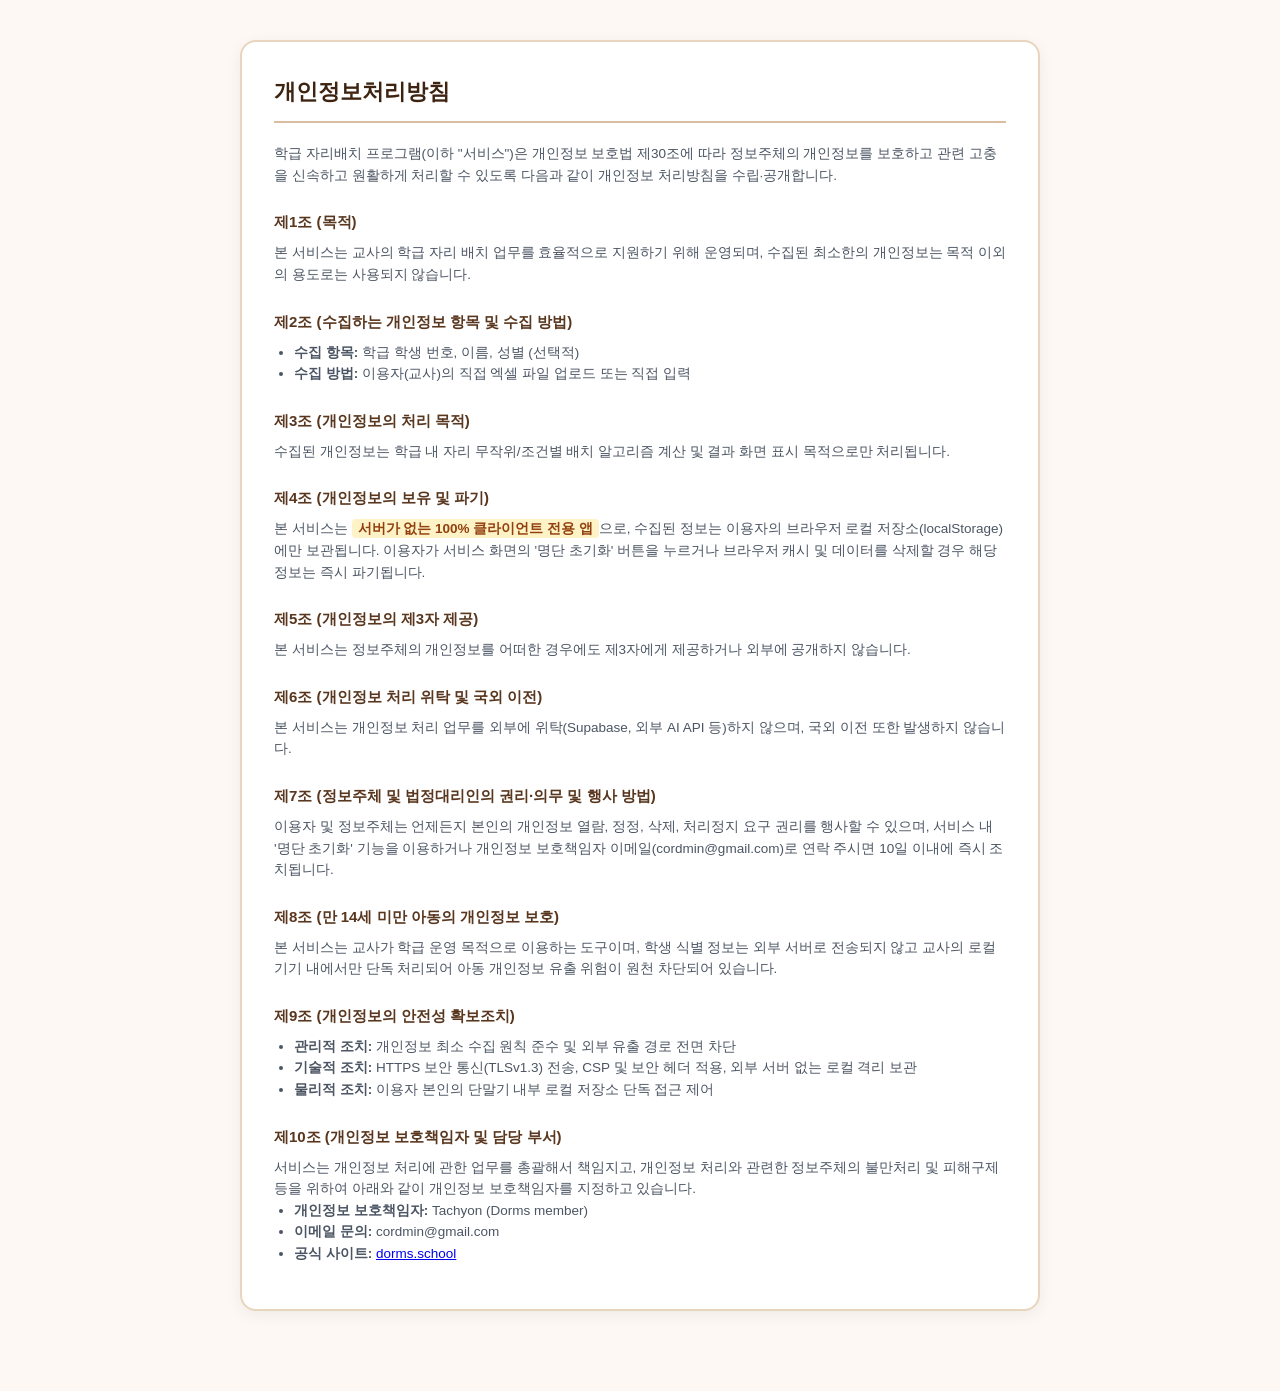
<file: privacy.html>
<!DOCTYPE html>
<html lang="ko">
<head>
  <meta charset="UTF-8">
  <title>개인정보처리방침 - 학급 자리배치 프로그램</title>
  <meta name="viewport" content="width=device-width, initial-scale=1">
  <meta http-equiv="Content-Security-Policy" content="default-src 'self' 'unsafe-inline' 'unsafe-eval' https://fonts.googleapis.com https://fonts.gstatic.com data: blob:; frame-ancestors 'none'; object-src 'none'; base-uri 'self'; form-action 'self';">
  <meta http-equiv="X-Frame-Options" content="DENY">
  <meta http-equiv="X-Content-Type-Options" content="nosniff">
  <meta http-equiv="Referrer-Policy" content="strict-origin-when-cross-origin">
  <meta http-equiv="Permissions-Policy" content="camera=(), microphone=(), geolocation=()">
  <link rel="stylesheet" href="css/style.css">
  <style>
    html, body {
      height: auto !important;
      min-height: 100% !important;
      overflow-y: auto !important;
      overflow-x: hidden !important;
      display: block !important;
      user-select: text !important;
      -webkit-user-select: text !important;
    }
    body { font-family: 'Noto Sans KR', sans-serif; padding: 40px 20px; background: var(--bg); color: var(--text1); line-height: 1.6; }
    .privacy-container { max-width: 800px; margin: 0 auto 40px auto; background: #ffffff; padding: 32px; border-radius: 16px; border: 2px solid var(--border); box-shadow: 0 4px 16px rgba(0,0,0,0.06); }
    h1 { font-size: 22px; font-weight: 900; color: #3e2410; margin-bottom: 20px; border-bottom: 2px solid var(--border2); padding-bottom: 12px; }
    h2 { font-size: 15px; font-weight: 800; color: #59361e; margin-top: 24px; margin-bottom: 8px; }
    p, li { font-size: 13.5px; color: #4b5563; }
    ul { padding-left: 20px; margin-bottom: 12px; }
    .highlight { background: #fef3c7; padding: 2px 6px; border-radius: 4px; font-weight: 700; color: #92400e; }
  </style>
</head>
<body>
<div class="privacy-container">
  <h1>개인정보처리방침</h1>
  <p>학급 자리배치 프로그램(이하 "서비스")은 개인정보 보호법 제30조에 따라 정보주체의 개인정보를 보호하고 관련 고충을 신속하고 원활하게 처리할 수 있도록 다음과 같이 개인정보 처리방침을 수립·공개합니다.</p>

  <h2>제1조 (목적)</h2>
  <p>본 서비스는 교사의 학급 자리 배치 업무를 효율적으로 지원하기 위해 운영되며, 수집된 최소한의 개인정보는 목적 이외의 용도로는 사용되지 않습니다.</p>

  <h2>제2조 (수집하는 개인정보 항목 및 수집 방법)</h2>
  <ul>
    <li><strong>수집 항목:</strong> 학급 학생 번호, 이름, 성별 (선택적)</li>
    <li><strong>수집 방법:</strong> 이용자(교사)의 직접 엑셀 파일 업로드 또는 직접 입력</li>
  </ul>

  <h2>제3조 (개인정보의 처리 목적)</h2>
  <p>수집된 개인정보는 학급 내 자리 무작위/조건별 배치 알고리즘 계산 및 결과 화면 표시 목적으로만 처리됩니다.</p>

  <h2>제4조 (개인정보의 보유 및 파기)</h2>
  <p>본 서비스는 <span class="highlight">서버가 없는 100% 클라이언트 전용 앱</span>으로, 수집된 정보는 이용자의 브라우저 로컬 저장소(localStorage)에만 보관됩니다. 이용자가 서비스 화면의 '명단 초기화' 버튼을 누르거나 브라우저 캐시 및 데이터를 삭제할 경우 해당 정보는 즉시 파기됩니다.</p>

  <h2>제5조 (개인정보의 제3자 제공)</h2>
  <p>본 서비스는 정보주체의 개인정보를 어떠한 경우에도 제3자에게 제공하거나 외부에 공개하지 않습니다.</p>

  <h2>제6조 (개인정보 처리 위탁 및 국외 이전)</h2>
  <p>본 서비스는 개인정보 처리 업무를 외부에 위탁(Supabase, 외부 AI API 등)하지 않으며, 국외 이전 또한 발생하지 않습니다.</p>

  <h2>제7조 (정보주체 및 법정대리인의 권리·의무 및 행사 방법)</h2>
  <p>이용자 및 정보주체는 언제든지 본인의 개인정보 열람, 정정, 삭제, 처리정지 요구 권리를 행사할 수 있으며, 서비스 내 '명단 초기화' 기능을 이용하거나 개인정보 보호책임자 이메일(cordmin@gmail.com)로 연락 주시면 10일 이내에 즉시 조치됩니다.</p>

  <h2>제8조 (만 14세 미만 아동의 개인정보 보호)</h2>
  <p>본 서비스는 교사가 학급 운영 목적으로 이용하는 도구이며, 학생 식별 정보는 외부 서버로 전송되지 않고 교사의 로컬 기기 내에서만 단독 처리되어 아동 개인정보 유출 위험이 원천 차단되어 있습니다.</p>

  <h2>제9조 (개인정보의 안전성 확보조치)</h2>
  <ul>
    <li><strong>관리적 조치:</strong> 개인정보 최소 수집 원칙 준수 및 외부 유출 경로 전면 차단</li>
    <li><strong>기술적 조치:</strong> HTTPS 보안 통신(TLSv1.3) 전송, CSP 및 보안 헤더 적용, 외부 서버 없는 로컬 격리 보관</li>
    <li><strong>물리적 조치:</strong> 이용자 본인의 단말기 내부 로컬 저장소 단독 접근 제어</li>
  </ul>

  <h2>제10조 (개인정보 보호책임자 및 담당 부서)</h2>
  <p>서비스는 개인정보 처리에 관한 업무를 총괄해서 책임지고, 개인정보 처리와 관련한 정보주체의 불만처리 및 피해구제 등을 위하여 아래와 같이 개인정보 보호책임자를 지정하고 있습니다.</p>
  <ul>
    <li><strong>개인정보 보호책임자:</strong> Tachyon (Dorms member)</li>
    <li><strong>이메일 문의:</strong> cordmin@gmail.com</li>
    <li><strong>공식 사이트:</strong> <a href="https://dorms.school" target="_blank">dorms.school</a></li>
  </ul>
</div>
</body>
</html>
</file>
<file: css/style.css>
@import url('https://fonts.googleapis.com/css2?family=Gowun+Batang&family=Gowun+Dodum&family=Noto+Sans+KR:wght@400;500;700;900&family=Poor+Story&display=swap');

  :root {
    --bg: #fdf8f3;
    --panel: #ffffff;
    --sidebar: #F6CAD7;
    --sidebar2: #fdf6ef;
    --accent: #7d5334;
    --accent2: #59361e;
    --text1: #3e2410;
    --text2: #6b4425;
    --textm: #9a7255;
    --textw: #3e2410;
    --border: #e8d5be;
    --border2: #d9bda0;
    --locked: #fbbf24;
    --danger: #ef4444;
    --danger-text: #991b1b;
    --shadow: 0 2px 8px rgba(0,0,0,0.08);
    --shadow-lg: 0 8px 32px rgba(0,0,0,0.14);
    --sb-width: 290px;
    --board-w: 400px;
    --cell-w: 100px;
    --cell-h: 75px;
    --row-gap: 8px;
    --col-gap: 63px;
    --title-color: #3e2410;
    --name-size: 24px; 
    --id-size: 19px;   
    --seat-font: 'Gowun Dodum', sans-serif;
  }

  *, *::before, *::after { box-sizing: border-box; margin: 0; padding: 0; }

  body {
    font-family: 'Noto Sans KR', sans-serif;
    background: var(--bg);
    color: var(--text1);
    height: 100vh;
    display: flex;
    overflow: hidden;
    font-size: 13px;
    user-select: none;
    -webkit-user-select: none;
  }

  input, textarea, select {
    user-select: auto;
    -webkit-user-select: auto;
  }

  /* ── Sidebar ── */
  #sidebar {
    width: var(--sb-width);
    min-width: var(--sb-width);
    max-width: var(--sb-width);
    height: 100vh;
    max-height: 100vh;
    padding-top: clamp(6px, 1.2vh, 10px);
    background: var(--sidebar);
    display: flex;
    flex-direction: column;
    overflow-y: auto;
    overflow-x: hidden;
    position: relative;
    user-select: none;
    z-index: 20;
    box-sizing: border-box;
  }

  #sb-header {
    padding: 16px 14px 10px;
    border-bottom: 1px solid var(--border2);
    flex-shrink: 0;
  }

  .sb-logo {
    display: flex;
    align-items: center;
    gap: 10px;
    margin-bottom: 4px;
  }

  .sb-logo-icon {
    width: 38px; height: 38px;
    background: #fde68a;
    color: #b45309;
    border-radius: 99px;
    display: flex; align-items: center; justify-content: center;
    font-size: 18px;
    flex-shrink: 0;
  }

  .sb-title { color: var(--title-color); font-size: 13px; font-weight: 900; line-height: 1.3; }
  .sb-sub { color: var(--accent2); font-size: 9px; letter-spacing: .06em; margin-top: 1px; }

  .sb-btns {
    display: grid;
    grid-template-columns: 1fr 1fr 1fr;
    gap: 5px;
    padding: 8px 14px;
    border-bottom: 1px solid var(--border2);
    flex-shrink: 0;
  }

  .sb-btn {
    background: var(--sidebar2);
    color: var(--textw);
    border: 1px solid var(--border2);
    border-radius: 7px;
    padding: 7px 4px;
    font-size: 12px;
    font-family: 'Noto Sans KR', sans-serif;
    cursor: pointer;
    display: flex; flex-direction: column; align-items: center; gap: 3px;
    transition: background .15s;
  }
  .sb-btn:hover { background: rgba(255,255,255,.08); }
  .sb-btn.accent { background: var(--accent); color: #fff; border-color: var(--accent); }
  .sb-btn.accent:hover { opacity: .85; }
  .sb-btn.danger { background: rgba(239,68,68,.12); color: var(--danger-text); border-color: rgba(239,68,68,.3); }
  .sb-btn.danger:hover { background: rgba(239,68,68,.25); }

  .switch {
    position: relative;
    display: inline-block;
    width: 40px;
    height: 22px;
  }
  .switch input {
    opacity: 0;
    width: 0;
    height: 0;
  }
  .switch .slider {
    position: absolute;
    inset: 0;
    background: #e2d7cb;
    border: 1px solid var(--border2);
    border-radius: 999px;
    transition: background .2s, border-color .2s;
  }
  .switch .slider::before {
    content: '';
    position: absolute;
    left: 2px;
    bottom: 1px;
    width: 18px;
    height: 18px;
    background: #fff;
    border-radius: 50%;
    transition: transform .2s;
    box-shadow: 0 1px 3px rgba(0,0,0,.15);
  }
  .switch input:checked + .slider {
    background: #F18BA7;
    border-color: #F18BA7;
  }
  .switch input:checked + .slider::before {
    transform: translateX(18px);
  }

  .toggle-label {
    color: var(--text1);
    font-size: 11.5px;
    font-weight: 700;
    white-space: nowrap;
  }

  .sb-body {
    flex: 1;
    display: flex;
    flex-direction: column;
    justify-content: flex-start;
    padding: 0 12px 14px;
    margin-top: 0 !important;
    position: static !important;
    top: auto !important;
    box-sizing: border-box;
  }

  /* 사이드바 상단 캐릭터 영역 비율 유지 스케일링 */
  .sb-char-wrap {
    display: flex;
    align-items: center;
    gap: 10px;
    margin-top: 10px;
    margin-bottom: 12px;
    flex-shrink: 0;
  }

  .sb-char-img {
    width: 75px;
    height: 75px;
    object-fit: cover;
    border-radius: 18px;
    border: 3px solid #ffffff;
    box-shadow: 0 4px 12px rgba(235,104,156,0.3);
    flex-shrink: 0;
  }

  /* 사이드바 하단 문구 (자리 배치결과 카드 바로 아래 카드간 간격과 동일하게 배치) */
  .sb-footer-wrap {
    margin-top: 0 !important;
    margin-bottom: 12px;
    padding-top: 0;
    text-align: center;
    display: flex;
    flex-direction: column;
    gap: 4px;
    flex-shrink: 0;
  }

  /* Cards */
  .card {
    background: var(--sidebar2);
    border: 1px solid var(--border2);
    border-radius: 15px;
    margin-bottom: 11px;
    overflow: visible;
    position: relative;
    flex-shrink: 0;
  }

  .card-head {
    display: flex; align-items: center; gap: 7px;
    padding: clamp(6px, 1vh, 9px) 11px;
    font-size: clamp(12.5px, 1.6vh, 14px); font-weight: 800;
    color: var(--textw);
    border-bottom: 1px solid var(--border2);
  }
  .card-head .badge {
    margin-left: auto;
    background: var(--accent);
    color: #fff;
    border-radius: 20px;
    padding: 2px 8px;
    font-size: 10px;
    font-weight: 800;
  }

  .card-body { padding: clamp(6px, 1.1vh, 10px) 11px; }

  .lbl {
    display: block;
    font-size: 11px;
    font-weight: 700;
    color: var(--text2);
    margin-bottom: 3px;
  }

  .inp {
    width: 100%;
    background: #ffffff;
    border: 1px solid var(--border2);
    border-radius: 9px;
    color: var(--text1);
    font-family: 'Noto Sans KR', sans-serif;
    font-size: 12px;
    padding: 7px 9px;
    outline: none;
    margin-bottom: 0;
  }
  .inp:focus { border-color: var(--accent); }
  .inp option { background: #ffffff; }

  .inp-num {
    text-align: center;
    padding: 6px 5px;
    font-size: 13px;
  }

  .grid2 { display: grid; grid-template-columns: 1fr 1fr; gap: 6px; margin-bottom: 6px; }
  .mb6 { margin-bottom: 6px; }
  .mb8 { margin-bottom: 8px; }

  /* 메인 툴바 실행 버튼 스타일 */
  .exec-btn {
    background: var(--accent);
    color: #fff;
    border: none;
    border-radius: 12px;
    padding: 10px 20px;
    font-family: 'Noto Sans KR', sans-serif;
    font-size: 16px;
    font-weight: 900;
    cursor: pointer;
    display: inline-flex; align-items: center; justify-content: center; gap: 6px;
    letter-spacing: .02em;
    transition: opacity .15s, transform .1s;
    box-shadow: none;
  }
  .exec-btn:hover { opacity: 1; transform: translateY(-2px); }
  .exec-btn:active { opacity: 1; transform: translateY(0); }

  /* 사이드바 배치 실행 버튼 (보조용) */
  .exec-btn-sm {
    width: 100%;
    background: var(--accent);
    color: #fff;
    border: none;
    border-radius: 12px;
    padding: 11px;
    font-family: 'Noto Sans KR', sans-serif;
    font-size: 13px;
    font-weight: 900;
    cursor: pointer;
    display: flex; align-items: center; justify-content: center; gap: 7px;
    margin-bottom: 10px;
    letter-spacing: .02em;
    transition: opacity .15s, transform .1s;
    box-shadow: none;
  }
  .exec-btn-sm:hover { opacity: .9; transform: translateY(-1px); }
  .exec-btn-sm:active { transform: translateY(0); }

  .exec-btn-sm.outline {
    background: #fff;
    color: var(--text1);
    border: 1px solid var(--border2);
    border-radius: 10px;
    box-shadow: none;
    font-weight: 700;
    font-size: 13px;
    padding: 8px 4px;
    margin-bottom: 0;
  }

  .slider-row { display: flex; align-items: center; gap: 7px; margin-bottom: 5px; }
  .slider-label { font-size: 10px; color: var(--textm); white-space: nowrap; min-width: 56px; }
  input[type=range] {
    flex: 1;
    accent-color: var(--accent);
    height: 4px;
    cursor: pointer;
  }

  /* ── Student grid input ── */
  .student-grid-wrap {
    border: 1px solid var(--border2);
    border-radius: 6px;
    overflow: hidden;
    margin-bottom: 8px;
  }
  .student-grid-head {
    display: grid;
    grid-template-columns: 52px 1fr 52px;
    background: rgba(59,130,246,.18);
    border-bottom: 2px solid var(--accent);
    overflow-y: scroll;
  }
  .student-grid-head::-webkit-scrollbar-thumb {
    background: transparent;
  }
  .student-grid-head div {
    padding: 5px 4px;
    font-size: 10px;
    font-weight: 800;
    color: var(--accent2);
    text-align: center;
    border-right: 1px solid var(--border2);
  }
  .student-grid-head div:last-child { border-right: none; }
  .student-grid-body {
    max-height: 260px;
    overflow-y: scroll;
  }
  .student-row {
    display: grid;
    grid-template-columns: 52px 1fr 52px;
    border-bottom: 1px solid var(--border2);
  }
  .student-row:last-child { border-bottom: none; }
  .student-cell {
    padding: 0;
    border-right: 1px solid var(--border2);
  }
  .student-cell:last-child { border-right: none; }
  .student-cell input {
    width: 100%;
    height: 28px;
    background: transparent;
    border: none;
    outline: none;
    color: var(--textw);
    font-family: 'Noto Sans KR', sans-serif;
    font-size: 11px;
    padding: 0 6px;
    text-align: center;
  }
  .student-cell input:focus { background: rgba(59,130,246,.08); }
  .student-row.placeholder-row .student-cell input {
    color: var(--textm);
    opacity: .5;
  }
  .student-grid-footer {
    display: flex;
    gap: 5px;
    margin-top: 5px;
  }
  .grid-action-btn {
    flex: 1;
    background: var(--sidebar);
    border: 1px solid var(--border2);
    border-radius: 6px;
    color: var(--textm);
    font-family: 'Noto Sans KR', sans-serif;
    font-size: 10px;
    font-weight: 700;
    padding: 5px 4px;
    cursor: pointer;
    text-align: center;
    transition: all .15s;
  }
  .grid-action-btn:hover { color: var(--textw); border-color: var(--accent); }

  /* ── Main area ── */
  #main {
    flex: 1;
    display: flex;
    flex-direction: column;
    overflow: hidden;
  }

  #main-toolbar {
    background: var(--panel);
    border-bottom: 1px solid var(--border);
    padding: 10px 14px;
    display: flex;
    align-items: center;
    gap: 12px; 
    flex-shrink: 0;
  }

  .toolbar-btn {
    padding: 8px 14px;
    border-radius: 7px;
    font-family: 'Noto Sans KR', sans-serif;
    font-size: 14px;
    font-weight: 700;
    border: 1px solid var(--border);
    cursor: pointer;
    background: var(--panel);
    color: var(--text2);
    display: inline-flex; align-items: center; gap: 4px;
    transition: all .15s;
    white-space: nowrap;
  }
  .toolbar-btn:hover { border-color: var(--accent); color: var(--accent); }

  .spacer { flex: 1; }

  /* ── Workspace ── */
  #workspace {
    flex: 1;
    overflow: auto;
    padding: 16px 12px 40px 12px;
    display: flex;
    flex-direction: column;
    align-items: center;
    justify-content: flex-start;
  }

  #board-area {
    display: flex;
    flex-direction: column;
    align-items: center;
    margin: auto 0;
    transform-origin: top center; 
  }

  /* Blackboard */
  .blackboard {
    order: 1;
    background: linear-gradient(180deg, #3a5c3b 0%, #1e3320 50%, #2d4a2e 100%);
    color: #ffffff;
    font-size: 19px;
    font-weight: 900;
    border-radius: 8px 8px 0 0;
    padding: 12px 40px;
    text-align: center;
    letter-spacing: .15em;
    width: var(--board-w);
    min-width: 200px;
    box-shadow:
      inset 0 3px 10px rgba(0,0,0,.5),
      inset 0 -1px 4px rgba(0,0,0,.3),
      inset 2px 0 6px rgba(0,0,0,.2),
      inset -2px 0 6px rgba(0,0,0,.2);
    border: 4px solid #3d6e40;
    border-bottom: 3px solid #2a5230;
    position: relative;
    text-shadow: none;
    margin-top: 0;
    transition: margin-top 0.3s;
  }
  .blackboard::before {
    content: '';
    position: absolute;
    top: 5px; left: 5px; right: 5px; bottom: 0;
    border: 1px solid rgba(167,243,196,.12);
    border-bottom: none;
    border-radius: 4px 4px 0 0;
    pointer-events: none;
  }
  
  /* chalk tray */
  .board-spacer {
    order: 2;
    width: var(--board-w);
    height: 12px;
    background: linear-gradient(180deg, #5c3d1a 0%, #7a5230 40%, #5c3d1a 100%);
    border-left: 4px solid #3d6e40;
    border-right: 4px solid #3d6e40;
    border-bottom: 3px solid #3d2a10;
    box-shadow: 0 4px 10px rgba(0,0,0,.25);
    margin-bottom: 20px;
  }

  #seats-wrap {
    order: 3;
    background: var(--panel);
    border: 2.5px solid var(--sidebar);
    border-radius: 12px;
    padding: 24px;
    box-shadow: 0 4px 14px rgba(246, 202, 215, 0.4);
    display: inline-block;
  }

  /* 교사 시점 활성화 시 Flex Order 순서 변경 */
  #board-area.teacher-mode .blackboard { order: 3; margin-top: 20px; }
  #board-area.teacher-mode .board-spacer { order: 4; margin-bottom: 0; }
  #board-area.teacher-mode #seats-wrap { order: 1; margin-top: 0; }

  .cols-container {
    display: flex;
    gap: var(--col-gap);
    align-items: flex-start;
  }

  .col-group {
    display: flex;
    flex-direction: column;
    gap: var(--row-gap);
    align-items: center;
  }

  .col-label {
    font-size: 22px;
    font-weight: 800;
    color: var(--text1);
    text-align: center;
    margin-bottom: 4px;
  }

  /* 모둠 레이블 */
  .group-label {
    font-size: 18px;
    font-weight: 800;
    color: var(--accent2);
    text-align: center;
    margin-bottom: 4px;
    width: 100%;
  }

  /* Seat Cell */
  .seat {
    width: var(--cell-w);
    height: var(--cell-h);
    border: 2px solid #a0714a;
    border-radius: 7px;
    background: linear-gradient(160deg, #d4a76a 0%, #c49454 60%, #b8843e 100%);
    box-shadow: 0 2px 6px rgba(100,60,20,.25), inset 0 1px 2px rgba(255,255,255,.2);
    display: flex;
    flex-direction: column;
    align-items: center;
    justify-content: center;
    cursor: pointer;
    transition: background .15s, border-color .15s, box-shadow .15s, transform .15s;
    position: relative;
    overflow: hidden;
  }
  .seat:hover { border-color: var(--accent); box-shadow: 0 0 0 3px rgba(59,130,246,.2), 0 2px 6px rgba(100,60,20,.3); }

  .seat.occupied {
    background: linear-gradient(160deg, #fdf6ec 0%, #faebd7 60%, #f5deb3 100%);
    border-color: #a0714a;
  }

  .seat.occupied.male::before {
    content: ''; position: absolute; bottom: 0; left: 0; right: 0; height: 10%;
    background: #93c5fd; border-radius: 0 0 4px 4px; pointer-events: none; z-index: 1;
  }
  .seat.occupied.female::before {
    content: ''; position: absolute; bottom: 0; left: 0; right: 0; height: 10%;
    background: #f9a8d4; border-radius: 0 0 4px 4px; pointer-events: none; z-index: 1;
  }

  .seat.ghost {
    background: #f1f5f9;
    border: 2px dashed #cbd5e1;
    box-shadow: none;
    cursor: default;
  }
  .seat.ghost:hover { border-color: #cbd5e1; box-shadow: none; }

  .seat.excluded {
    background: #fef2f2;
    border: 2px dashed #fca5a5;
    box-shadow: none;
    cursor: pointer;
  }

  .seat.locked { border-color: var(--locked); }
  .seat.locked::after {
    content: '🔒';
    position: absolute;
    top: 2px; right: 3px;
    font-size: 16px;
    z-index: 10;
  }

  .seat.selected { border-color: var(--accent); box-shadow: 0 0 0 3px rgba(59,130,246,.3); }
  .seat.over { background: #eff6ff; border-color: var(--accent); }

  .touch-drag-ghost {
    position: fixed;
    pointer-events: none;
    z-index: 99999;
    transform: translate(-50%, -50%);
    width: 65px;
    height: 65px;
    background: #ffffff;
    border: 2px solid var(--accent);
    border-radius: 10px;
    display: flex;
    flex-direction: column;
    align-items: center;
    justify-content: center;
    box-shadow: 0 10px 25px rgba(0, 0, 0, 0.25);
    opacity: 0.9;
  }
  .touch-drag-ghost.male { background: #eff6ff; border-color: #3b82f6; }
  .touch-drag-ghost.female { background: #fdf2f8; border-color: #ec4899; }
  .touch-drag-ghost .seat-id { font-size: 11px; font-weight: 700; color: var(--accent); }
  .touch-drag-ghost .seat-name { font-size: 13px; font-weight: 700; color: var(--text1); }

  .seat-id {
    font-family: 'JetBrains Mono', monospace;
    font-size: var(--id-size);
    font-weight: 700;
    color: var(--accent);
    line-height: 1.2;
    z-index: 5;
  }

  .seat-name {
    font-family: var(--seat-font);
    font-size: var(--name-size);
    font-weight: 700;
    color: var(--text1);
    line-height: 1.3;
    text-align: center;
    max-width: calc(var(--cell-w) - 10px);
    overflow: hidden;
    text-overflow: ellipsis;
    white-space: nowrap;
    z-index: 5;
  }

  .seat.excluded .seat-empty-mark { color: #fca5a5; font-size: 16px; }

  .fixed-dot {
    position: absolute;
    bottom: 3px; left: 3px;
    width: 6px; height: 6px;
    border-radius: 50%;
    background: var(--locked);
    z-index: 10;
  }

  /* Speech Bubble (말풍선) */
  .speech-bubble {
    position: relative;
    background: #ffffff;
    border: 2px solid #F18BA7;
    border-radius: 14px;
    padding: 8px 10px;
    font-size: 12px;
    font-weight: 700;
    color: var(--text1);
    box-shadow: 0 4px 12px rgba(241,139,167,0.15);
    flex: 1;
    word-break: keep-all;
    line-height: 1.35;
    display: flex;
    align-items: center;
    justify-content: center;
    text-align: center;
    height: 75px;
    transition: transform 0.2s, box-shadow 0.2s, background 0.2s, border-color 0.2s;
    user-select: none;
  }
  .speech-bubble::before {
    content: '';
    position: absolute;
    left: -8px;
    top: 50%;
    transform: translateY(-50%);
    border-style: solid;
    border-width: 6px 8px 6px 0;
    border-color: transparent #F18BA7 transparent transparent;
  }
  .speech-bubble::after {
    content: '';
    position: absolute;
    left: -5px;
    top: 50%;
    transform: translateY(-50%);
    border-style: solid;
    border-width: 5px 6px 5px 0;
    border-color: transparent #ffffff transparent transparent;
  }
  .speech-bubble.counting {
    background: #fff0f5;
    border-color: #f43f5e;
    cursor: pointer;
    animation: bubblePulse 0.6s infinite alternate ease-in-out;
  }
  @keyframes bubblePulse {
    from { transform: scale(1); }
    to { transform: scale(1.03); }
  }

  /* Custom Top Tooltip (상단 말풍선 툴팁) */
  .tooltip-wrap {
    position: relative;
    display: inline-flex;
  }
  .tooltip-wrap .custom-tooltip {
    position: absolute;
    bottom: calc(100% + 8px);
    left: calc(50% + 5px);
    transform: translateX(-50%) translateY(4px);
    background: #ffffff;
    color: #ef4444;
    border: 1.5px solid #fca5a5;
    padding: 4px 8px;
    border-radius: 7px;
    font-size: 11px;
    font-weight: 800;
    white-space: nowrap;
    box-shadow: 0 4px 12px rgba(239,68,68,0.15);
    opacity: 0;
    visibility: hidden;
    pointer-events: none;
    transition: all 0.2s cubic-bezier(0.16, 1, 0.3, 1);
    z-index: 100;
  }
  .tooltip-wrap .custom-tooltip::before {
    content: '';
    position: absolute;
    top: 100%;
    left: 50%;
    transform: translateX(-50%);
    border-style: solid;
    border-width: 6px 6px 0 6px;
    border-color: #fca5a5 transparent transparent transparent;
  }
  .tooltip-wrap .custom-tooltip::after {
    content: '';
    position: absolute;
    top: 100%;
    left: 50%;
    transform: translateX(-50%);
    border-style: solid;
    border-width: 5px 5px 0 5px;
    border-color: #ffffff transparent transparent transparent;
  }
  .tooltip-wrap:hover .custom-tooltip {
    opacity: 1;
    visibility: visible;
    transform: translateX(-50%) translateY(0);
  }

  /* Toast */
  #toast {
    position: fixed;
    bottom: 24px; left: 50%;
    transform: translateX(-50%) translateY(20px);
    background: #F18BA7;
    color: #fff;
    padding: 12px 24px;
    border-radius: 10px;
    font-size: 14px;
    font-weight: 700;
    opacity: 0;
    transition: all .25s;
    pointer-events: none;
    z-index: 9999;
    white-space: nowrap;
    box-shadow: 0 6px 20px rgba(241,139,167,0.35);
    text-align: center;
  }
  #toast.error {
    background: var(--danger);
    font-size: 16px;
    padding: 16px 28px;
    box-shadow: 0 10px 30px rgba(239,68,68,0.4);
  }
  #toast.show { opacity: 1; transform: translateX(-50%) translateY(0); }

  /* Modal */
  .mbg {
    position: fixed; inset: 0;
    background: rgba(0,0,0,.55);
    display: flex; align-items: center; justify-content: center;
    z-index: 800;
  }
  .modal {
    background: var(--panel);
    border-radius: 14px;
    padding: 22px 20px 18px;
    width: min(380px, 92vw);
    box-shadow: var(--shadow-lg);
  }
  .modal h3 { font-size: 15px; font-weight: 900; margin-bottom: 14px; color: var(--text1); }
  .modal-msg { font-size: 13px; line-height: 1.6; color: var(--text2); margin-bottom: 18px; white-space: pre-wrap; }
  .modal-btns { display: flex; gap: 8px; }
  .modal-btns button {
    flex: 1; padding: 11px;
    border-radius: 9px;
    font-family: 'Noto Sans KR', sans-serif;
    font-size: 13px; font-weight: 700;
    cursor: pointer; border: none;
  }
  .btn-ok { background: var(--danger); color: #fff; }
  .btn-cancel { background: var(--bg); color: var(--text2); }

  /* Context menu */
  #ctx-menu {
    position: fixed;
    background: var(--panel);
    border: 1px solid var(--border);
    border-radius: 10px;
    padding: 5px;
    min-width: 200px;
    box-shadow: var(--shadow-lg);
    z-index: 700;
    display: none;
  }
  #ctx-menu.open { display: block; }
  .ctx-item {
    padding: 8px 11px;
    border-radius: 6px;
    font-size: 11px;
    font-weight: 700;
    cursor: pointer;
    color: var(--text2);
    display: flex; align-items: center; gap: 7px;
  }
  .ctx-item:hover { background: var(--bg); color: var(--text1); }
  .ctx-item.danger { color: var(--danger); }
  .ctx-sep { height: 1px; background: var(--border); margin: 4px 0; }
  .ctx-head { padding: 6px 11px 2px; font-size: 10px; font-weight: 800; color: var(--textm); }

  /* 커서가 영역 내에 있을 때만 깔끔하게 나타나는 스마트 호버 스크롤바 */
  * {
    scrollbar-width: thin;
    scrollbar-color: transparent transparent;
  }
  *:hover {
    scrollbar-color: rgba(0, 0, 0, 0.2) transparent;
  }

  ::-webkit-scrollbar { width: 6px; height: 6px; }
  ::-webkit-scrollbar-track { background: transparent; }
  ::-webkit-scrollbar-thumb {
    background: transparent;
    border-radius: 4px;
    transition: background 0.2s ease-in-out;
  }
  *:hover::-webkit-scrollbar-thumb {
    background: rgba(0, 0, 0, 0.2);
  }
  ::-webkit-scrollbar-thumb:hover {
    background: rgba(0, 0, 0, 0.4) !important;
  }

  #sb-resizer {
    display: none;
    width: 0;
    cursor: default;
    background: transparent;
    transition: none;
    flex-shrink: 0;
    align-self: stretch;
  }
  #sb-resizer:hover { background: var(--accent); }

  .sort-row { display: flex; gap: 4px; margin-top: 5px; }
  .sort-row .inp { font-size: 11px; padding: 5px 4px; }

  /* ── 인쇄 전용 스타일 (html2canvas 캔버스 이미지 방식: A4 가로 1페이지 완벽 맞춤) ── */
  #print-img-wrap {
    position: fixed;
    left: 0;
    top: 0;
    width: 100vw;
    height: 100vh;
    z-index: 999999;
    background: rgba(0, 0, 0, 0.4);
    display: flex;
    align-items: center;
    justify-content: center;
    box-sizing: border-box;
    padding: 20px;
  }

  #print-img-wrap img {
    max-width: 95vw;
    max-height: 95vh;
    width: auto;
    height: auto;
    object-fit: contain;
    border-radius: 8px;
    box-shadow: 0 8px 30px rgba(0,0,0,0.3);
    background: #ffffff;
  }

  @media print {
    body > *:not(#print-img-wrap) {
      display: none !important;
    }
    
    html, body {
      background: #ffffff !important;
      width: 100% !important;
      height: 100% !important; 
      margin: 0 !important;
      padding: 0 !important;
      overflow: hidden !important;
      display: flex !important;
      align-items: center !important;
      justify-content: center !important;
    }

    #print-img-wrap {
      position: static !important;
      left: auto !important;
      top: auto !important;
      width: 100% !important;
      height: 100% !important;
      background: #ffffff !important;
      display: flex !important;
      align-items: center !important;
      justify-content: center !important;
      page-break-inside: avoid !important;
      break-inside: avoid !important;
      padding: 0 !important;
    }

    #print-img-wrap img {
      max-width: 98% !important;
      max-height: 98vh !important;
      width: auto !important;
      height: auto !important;
      object-fit: contain !important;
      display: block !important;
      margin: auto !important;
      box-shadow: none !important;
      border-radius: 0 !important;
    }

    * {
      -webkit-print-color-adjust: exact !important;
      print-color-adjust: exact !important;
      box-shadow: none !important;
      text-shadow: none !important;
      filter: none !important;
    }

    @page {
      size: landscape;
      margin: 0; 
    }
  }

/* ── Save Popover Menu ── */
#save-popover {
  display: none;
  position: fixed;
  z-index: 1100;
  background: #ffffff;
  border: 1px solid var(--border2);
  border-radius: 12px;
  box-shadow: 0 6px 16px rgba(0, 0, 0, 0.15);
  padding: 6px;
  width: 170px;
}
.pop-item-btn {
  background: none;
  border: none;
  text-align: left;
  width: 100%;
  padding: 9px 12px;
  font-size: 12px;
  font-weight: 800;
  color: var(--text1);
  border-radius: 8px;
  cursor: pointer;
  display: flex;
  align-items: center;
  gap: 8px;
  transition: background 0.15s;
}
.pop-item-btn:hover {
  background: rgba(59, 130, 246, 0.08);
}

/* ── Countdown Overlay ── */
.countdown-mbg {
  position: fixed;
  inset: 0;
  background: rgba(0, 0, 0, 0.45);
  backdrop-filter: blur(6px);
  -webkit-backdrop-filter: blur(6px);
  display: flex;
  align-items: center;
  justify-content: center;
  z-index: 10000;
  cursor: pointer;
  animation: fadeInOverlay 0.25s ease-out forwards;
}

.countdown-content {
  display: flex;
  flex-direction: column;
  align-items: center;
  justify-content: center;
  position: relative;
  text-align: center;
  user-select: none;
}

.countdown-img-wrap {
  width: clamp(250px, 40vmin, 580px);
  height: clamp(250px, 40vmin, 580px);
  display: flex;
  align-items: center;
  justify-content: center;
  position: relative;
  margin-bottom: calc(clamp(250px, 40vmin, 580px) * -0.12);
}

#countdown-char-img {
  max-width: 100%;
  max-height: 100%;
  object-fit: contain;
  filter: drop-shadow(0 10px 25px rgba(0,0,0,0.35));
  animation: countdownPop 0.4s cubic-bezier(0.175, 0.885, 0.32, 1.275) forwards;
}

#countdown-num-text {
  font-size: clamp(90px, 15vmin, 220px);
  font-weight: 900;
  color: #ffffff;
  text-shadow: 0 4px 20px rgba(0, 0, 0, 0.6), 0 0 20px rgba(241, 139, 167, 0.9);
  line-height: 1;
  margin-bottom: clamp(10px, 2vmin, 24px);
  z-index: 2;
  font-family: 'Noto Sans KR', sans-serif;
  animation: countdownPop 0.35s cubic-bezier(0.175, 0.885, 0.32, 1.275) forwards;
}

.countdown-sub-hint {
  font-size: clamp(13px, 2vmin, 22px);
  font-weight: 700;
  color: rgba(255, 255, 255, 0.9);
  background: rgba(0, 0, 0, 0.35);
  padding: clamp(6px, 1vmin, 12px) clamp(16px, 2.5vmin, 32px);
  border-radius: 30px;
  box-shadow: 0 2px 10px rgba(0,0,0,0.2);
  backdrop-filter: blur(4px);
}

@keyframes countdownPop {
  0% {
    transform: scale(0.4);
    opacity: 0;
  }
  70% {
    transform: scale(1.08);
    opacity: 1;
  }
  100% {
    transform: scale(1);
    opacity: 1;
  }
}

@keyframes fadeInOverlay {
  from { opacity: 0; }
  to { opacity: 1; }
}

/* ── 32인치 이상 대형 고해상도 모니터 비율 고정 전체 확장 스케일 (QHD / 4K) ── */
@media (min-height: 860px) and (min-width: 1400px) {
  :root {
    --sb-width: 360px;
    --board-w: 480px;
    --cell-w: 124px;
    --cell-h: 88px;
    --row-gap: 11px;
    --col-gap: 72px;
    --name-size: 28px;
    --id-size: 22px;
  }

  body {
    font-size: 14.5px;
  }

  .sb-char-img {
    width: 88px !important;
    height: 88px !important;
  }

  .speech-bubble {
    font-size: 14.5px !important;
    padding: 13px 16px !important;
  }

  .card {
    margin-bottom: 13px !important;
    border-radius: 17px !important;
  }

  .card-head {
    font-size: 15.5px !important;
    padding: 11px 14px !important;
  }

  .card-body {
    padding: 13px 14px !important;
  }

  .inp {
    font-size: 13.5px !important;
    padding: 9px 11px !important;
  }

  .lbl {
    font-size: 12.5px !important;
    margin-bottom: 4px !important;
  }

  .exec-btn {
    font-size: 17px !important;
    padding: 13px 22px !important;
  }

  .exec-btn-sm {
    font-size: 13.5px !important;
    padding: 8px 11px !important;
  }

  .blackboard {
    font-size: 24px !important;
    padding: 15px 45px !important;
  }

  .sb-footer-wrap a {
    font-size: 12.5px !important;
  }
}

@media (min-height: 1050px) and (min-width: 1750px) {
  :root {
    --sb-width: 430px;
    --board-w: 580px;
    --cell-w: 148px;
    --cell-h: 106px;
    --row-gap: 15px;
    --col-gap: 88px;
    --name-size: 33px;
    --id-size: 26px;
  }

  body {
    font-size: 16.5px;
  }

  .sb-char-img {
    width: 105px !important;
    height: 105px !important;
  }

  .speech-bubble {
    font-size: 16.5px !important;
    padding: 16px 20px !important;
  }

  .card {
    margin-bottom: 16px !important;
    border-radius: 20px !important;
  }

  .card-head {
    font-size: 18px !important;
    padding: 14px 17px !important;
  }

  .card-body {
    padding: 15px 17px !important;
  }

  .inp {
    font-size: 15.5px !important;
    padding: 11px 13px !important;
  }

  .lbl {
    font-size: 13.5px !important;
    margin-bottom: 5px !important;
  }

  .exec-btn {
    font-size: 20px !important;
    padding: 15px 26px !important;
  }

  .exec-btn-sm {
    font-size: 15px !important;
    padding: 9px 15px !important;
  }

  .blackboard {
    font-size: 30px !important;
    padding: 18px 80px !important;
  }

  .sb-footer-wrap a {
    font-size: 14.5px !important;
  }
}
</file>
